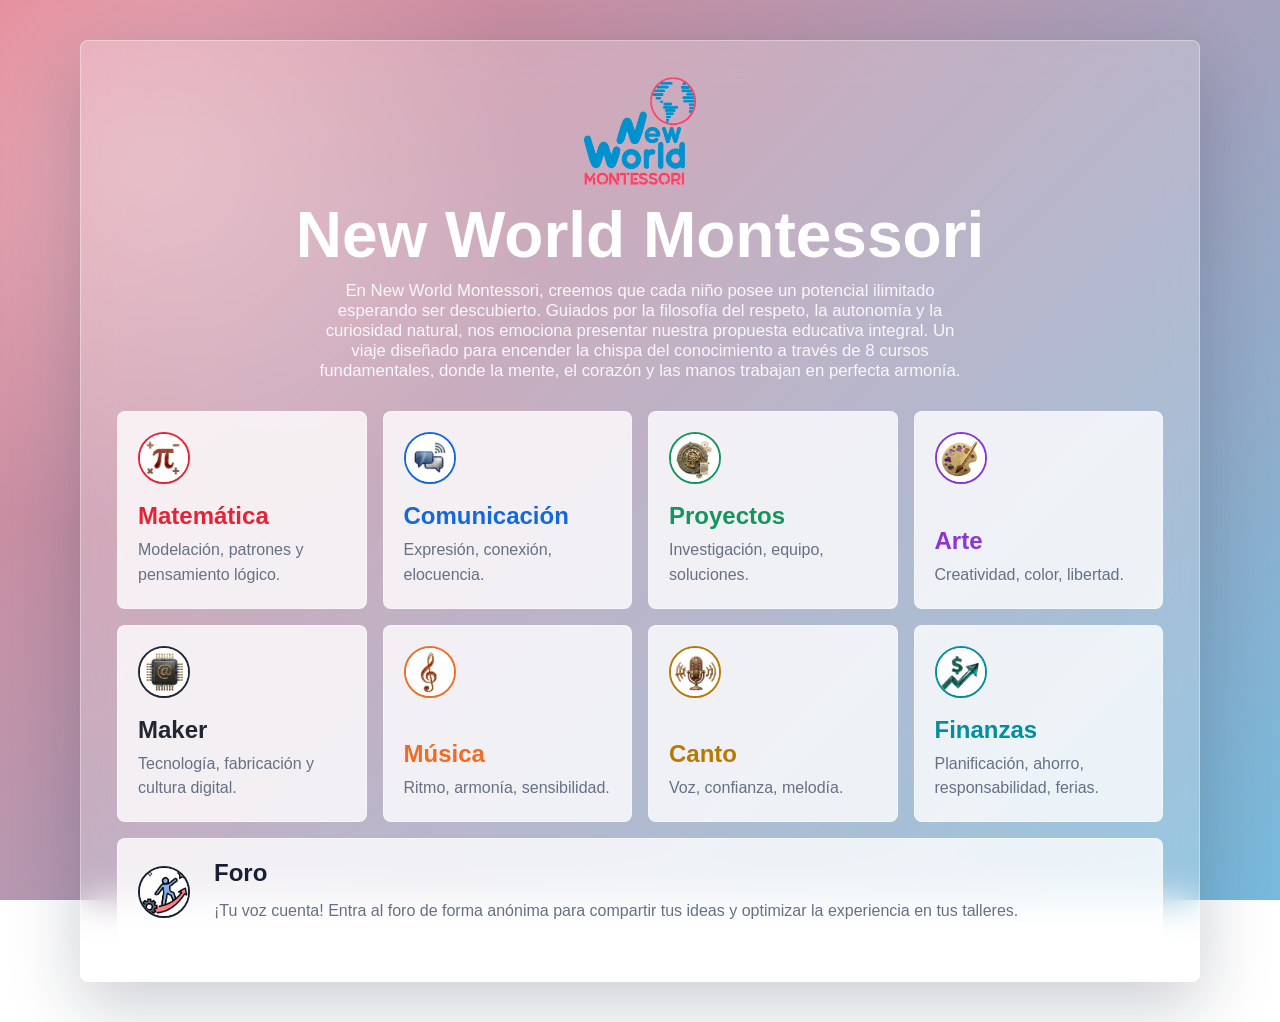
<file: index.html>
<!DOCTYPE html>
<html lang="es">
<head>
  <meta charset="UTF-8">
  <meta name="viewport" content="width=device-width, initial-scale=1.0">
  <title>Cursos</title>
  <link rel="stylesheet" href="styles.css">
</head>
<body>
  <main class="site-shell">
    <section class="glass-panel home-panel">
      <header class="brand">
        <img class="brand-logo" src="imagenes/9.png" alt="Logotipo del portal">
        <h1>New World Montessori</h1>
        <p>En New World Montessori, creemos que cada niño posee un potencial ilimitado esperando ser descubierto. Guiados por la filosofía del respeto, la autonomía y la curiosidad natural, nos emociona presentar nuestra propuesta educativa integral. Un viaje diseñado para encender la chispa del conocimiento a través de 8 cursos fundamentales, donde la mente, el corazón y las manos trabajan en perfecta armonía.</p>
      </header>

      <nav class="course-grid" aria-label="Cursos disponibles">
        <a class="course-card math" href="matematica.html">
          <img class="course-icon" src="imagenes/1.png" alt="Icono de Matemática">
          <div><h2>Matemática</h2><p>Modelación, patrones y pensamiento lógico.</p></div>
        </a>
        <a class="course-card communication" href="comunicacion.html">
          <img class="course-icon" src="imagenes/2.png" alt="Icono de Comunicación">
          <div><h2>Comunicación</h2><p>Expresión, conexión, elocuencia.</p></div>
        </a>
        <a class="course-card projects" href="proyectos.html">
          <img class="course-icon" src="imagenes/3.png" alt="Icono de Proyectos">
          <div><h2>Proyectos</h2><p>Investigación, equipo, soluciones.</p></div>
        </a>
        <a class="course-card art" href="arte.html">
          <img class="course-icon" src="imagenes/4.png" alt="Icono de Arte">
          <div><h2>Arte</h2><p>Creatividad, color, libertad.</p></div>
        </a>
        <a class="course-card maker" href="maker.html">
          <img class="course-icon" src="imagenes/5.png" alt="Icono de Maker">
          <div><h2>Maker</h2><p>Tecnología, fabricación y cultura digital.</p></div>
        </a>
        <a class="course-card musica" href="musica.html">
          <img class="course-icon" src="imagenes/6.png" alt="Icono de Música">
          <div><h2>Música</h2><p>Ritmo, armonía, sensibilidad.</p></div>
        </a>
        <a class="course-card canto" href="canto.html">
          <img class="course-icon" src="imagenes/7.png" alt="Icono de Canto">
          <div><h2>Canto</h2><p>Voz, confianza, melodía.</p></div>
        </a>
        <a class="course-card finanzas" href="finanzas.html">
          <img class="course-icon" src="imagenes/8.png" alt="Icono de Finanzas">
          <div><h2>Finanzas</h2><p>Planificación, ahorro, responsabilidad,  ferias.</p></div>
       <a class="course-card foro card-larga" href="https://docs.google.com/forms/d/e/1FAIpQLScgdrkdC7S5GLdBAP70_Kw7xsiAIlN-I5dPjMctxkD6HvUexA/viewform?usp=dialog">
  	<img class="course-icon" src="imagenes/100.png" alt="Icono de Foro">
  	<div>
    	<h2>Foro</h2>
    	<p>¡Tu voz cuenta! Entra al foro de forma anónima para compartir tus ideas y optimizar la experiencia en tus talleres.</p>
  	</div>
	</a>

      </nav>
    </section>
  </main>
</body>
</html>
</file>
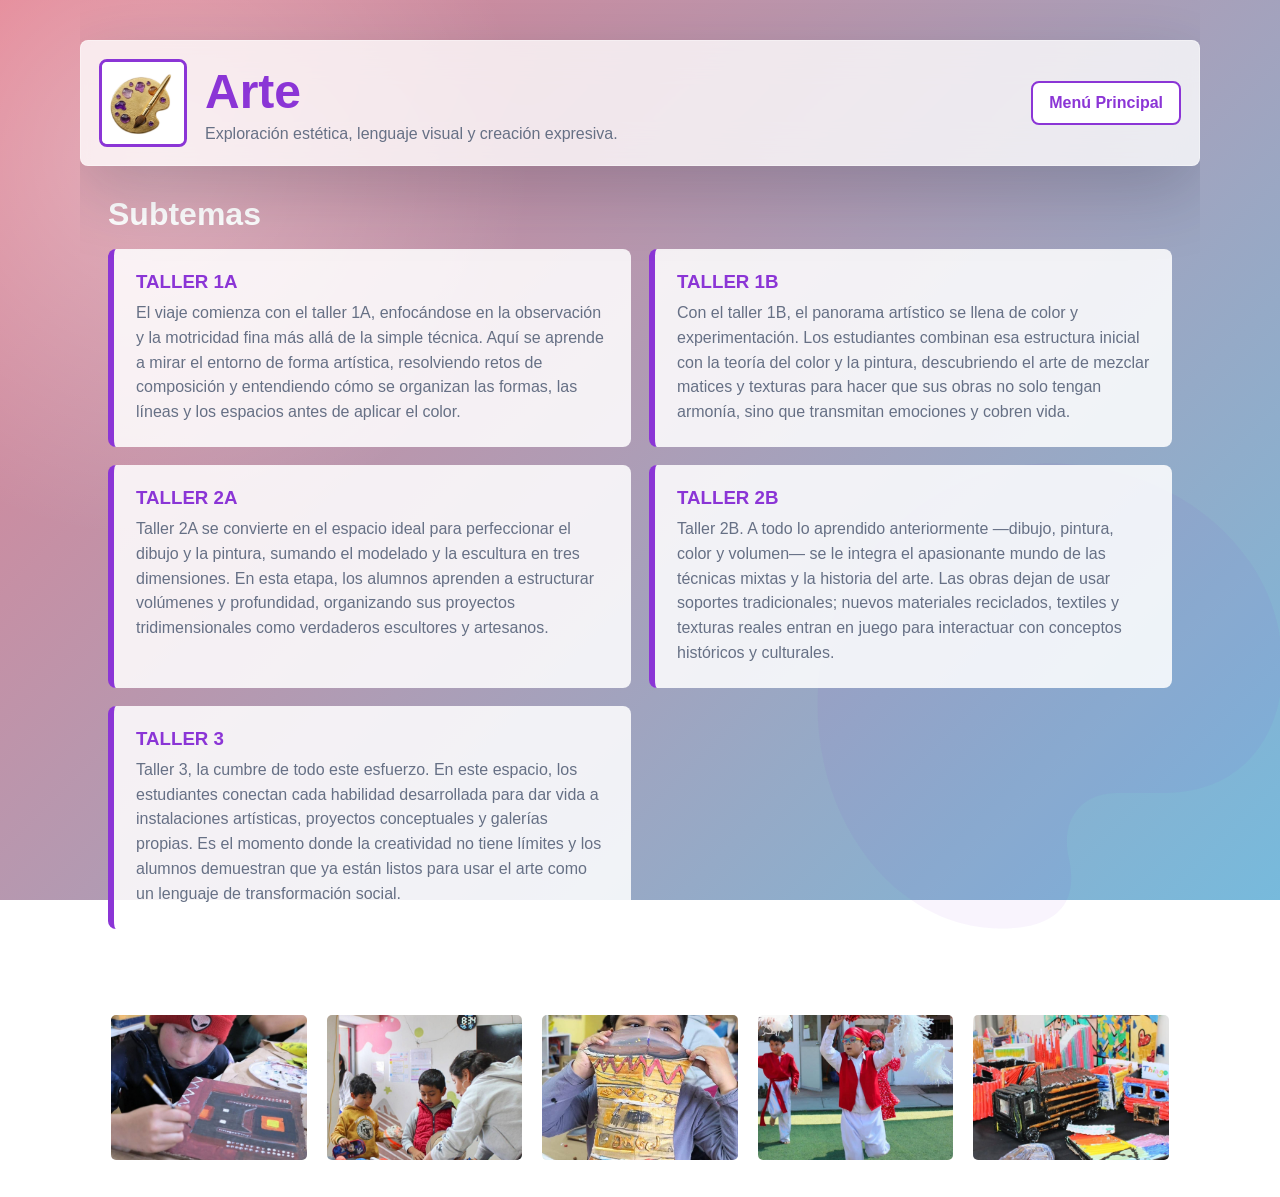
<file: arte.html>
<!DOCTYPE html>
<html lang="es">
<head>
  <meta charset="UTF-8">
  <meta name="viewport" content="width=device-width, initial-scale=1.0">
  <title>Curso de Arte</title>
  <link rel="stylesheet" href="styles.css">
</head>
<body>
  <main class="site-shell course-page art">
    <div class="course-watermark"><svg viewBox="0 0 64 64"><path fill="currentColor" d="M32 8c13 0 24 9 24 21 0 8-5 13-12 13h-5c-4 0-6 3-5 7 1 5-2 7-7 7C16 56 8 45 8 33 8 19 19 8 32 8z"/></svg></div>
    <header class="glass-panel topbar">
      <img src="imagenes/4.png" alt="Representación visual de arte">
      <div>
        <h1>Arte</h1>
        <p>Exploración estética, lenguaje visual y creación expresiva.</p>
      </div>
      <a class="back-button" href="index.html">Menú Principal</a>
    </header>
    <section class="content-section">
      <h2 class="section-title">Subtemas</h2>
      <div class="topic-grid">
        <article class="topic-card"><h3>TALLER 1A</h3><p>El viaje comienza con el taller 1A, enfocándose en la observación y la motricidad fina más allá de la simple técnica. Aquí se aprende a mirar el entorno de forma artística, resolviendo retos de composición y entendiendo cómo se organizan las formas, las líneas y los espacios antes de aplicar el color.</p></article>

<article class="topic-card"><h3>TALLER 1B</h3><p>Con el taller 1B, el panorama artístico se llena de color y experimentación. Los estudiantes combinan esa estructura inicial con la teoría del color y la pintura, descubriendo el arte de mezclar matices y texturas para hacer que sus obras no solo tengan armonía, sino que transmitan emociones y cobren vida.</p></article>

<article class="topic-card"><h3>TALLER 2A</h3><p>Taller 2A se convierte en el espacio ideal para perfeccionar el dibujo y la pintura, sumando el modelado y la escultura en tres dimensiones. En esta etapa, los alumnos aprenden a estructurar volúmenes y profundidad, organizando sus proyectos tridimensionales como verdaderos escultores y artesanos.</p></article>

<article class="topic-card"><h3>TALLER 2B</h3><p>Taller 2B. A todo lo aprendido anteriormente —dibujo, pintura, color y volumen— se le integra el apasionante mundo de las técnicas mixtas y la historia del arte. Las obras dejan de usar soportes tradicionales; nuevos materiales reciclados, textiles y texturas reales entran en juego para interactuar con conceptos históricos y culturales.</p></article>

<article class="topic-card"><h3>TALLER 3</h3><p>Taller 3, la cumbre de todo este esfuerzo. En este espacio, los estudiantes conectan cada habilidad desarrollada para dar vida a instalaciones artísticas, proyectos conceptuales y galerías propias. Es el momento donde la creatividad no tiene límites y los alumnos demuestran que ya están listos para usar el arte como un lenguaje de transformación social.</p></article>
      </div>
    </section>
    <section class="content-section">
      <h2 class="section-title">Galería</h2>
      <div class="gallery-grid">
        <img src="imagenes/16.jpeg" alt="Galería arte 1">
        <img src="imagenes/17.jpeg" alt="Galería arte 2">
        <img src="imagenes/18.jpeg" alt="Galería arte 3">
        <img src="imagenes/19.jpeg" alt="Galería arte 4">
        <img src="imagenes/20.jpeg" alt="Galería arte 5">
      </div>
    </section>
  </main>
</body>
</html>
</file>
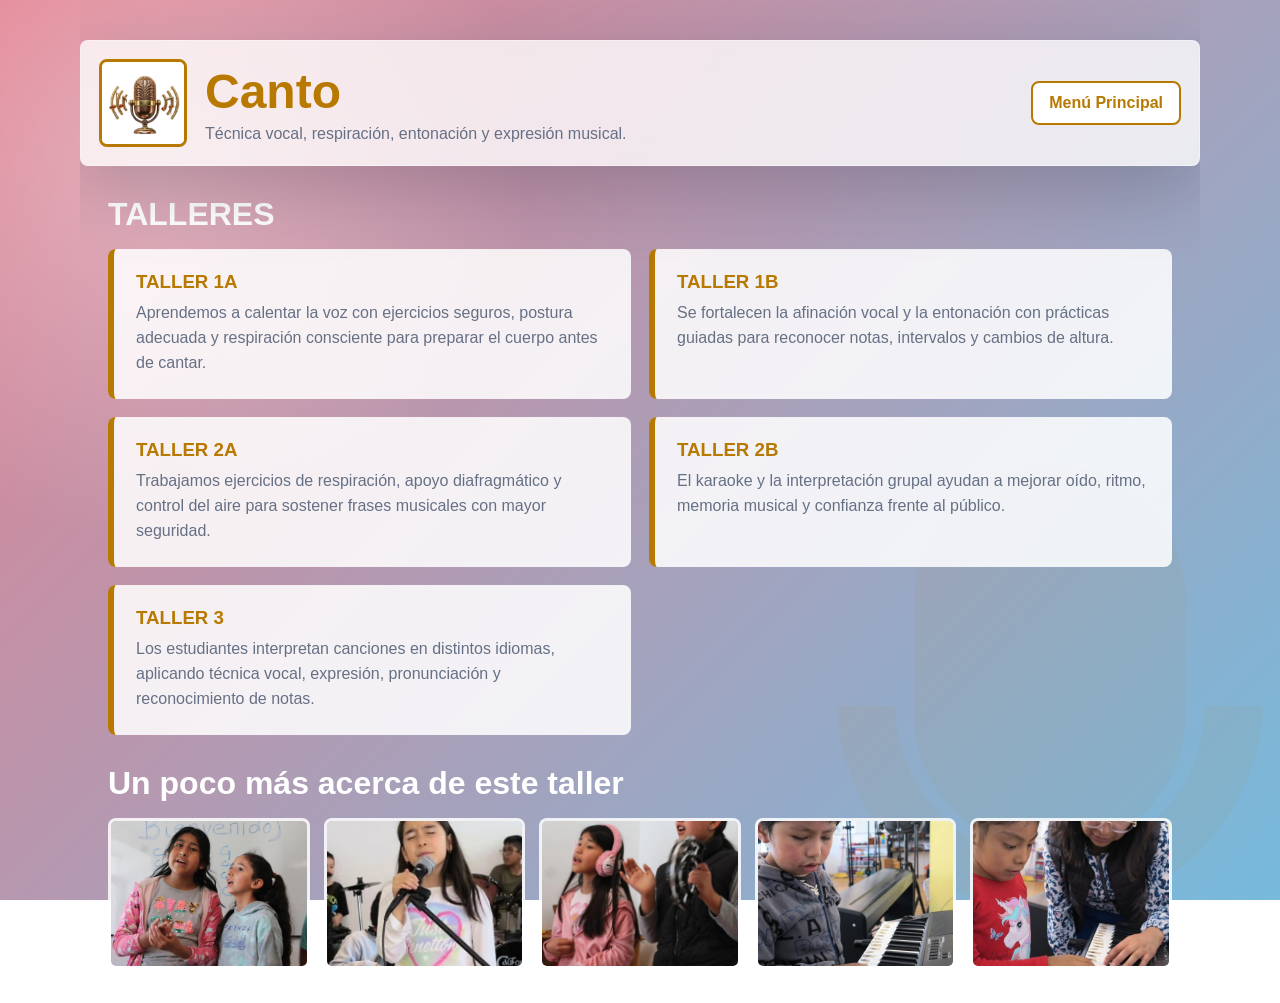
<file: canto.html>
<!DOCTYPE html>
<html lang="es">
<head>
  <meta charset="UTF-8">
  <meta name="viewport" content="width=device-width, initial-scale=1.0">
  <title>Curso de Canto</title>
  <link rel="stylesheet" href="styles.css">
</head>
<body>
  <main class="site-shell course-page canto">
    <div class="course-watermark"><svg viewBox="0 0 64 64"><path fill="currentColor" d="M32 8a14 14 0 0 1 14 14v12a14 14 0 0 1-28 0V22A14 14 0 0 1 32 8zm22 25a22 22 0 0 1-18 21v6h-8v-6A22 22 0 0 1 10 33h6a16 16 0 0 0 32 0z"/></svg></div>
    <header class="glass-panel topbar">
      <img src="imagenes/7.png" alt="Representación visual de canto">
      <div>
        <h1>Canto</h1>
        <p>Técnica vocal, respiración, entonación y expresión musical.</p>
      </div>
      <a class="back-button" href="index.html">Menú Principal</a>
    </header>
    <section class="content-section">
      <h2 class="section-title">TALLERES</h2>
      <div class="topic-grid">
        <article class="topic-card"><h3>TALLER 1A</h3><p>Aprendemos a calentar la voz con ejercicios seguros, postura adecuada y respiración consciente para preparar el cuerpo antes de cantar.</p></article>
        <article class="topic-card"><h3>TALLER 1B</h3><p>Se fortalecen la afinación vocal y la entonación con prácticas guiadas para reconocer notas, intervalos y cambios de altura.</p></article>
        <article class="topic-card"><h3>TALLER 2A</h3><p>Trabajamos ejercicios de respiración, apoyo diafragmático y control del aire para sostener frases musicales con mayor seguridad.</p></article>
        <article class="topic-card"><h3>TALLER 2B</h3><p>El karaoke y la interpretación grupal ayudan a mejorar oído, ritmo, memoria musical y confianza frente al público.</p></article>
        <article class="topic-card"><h3>TALLER 3</h3><p>Los estudiantes interpretan canciones en distintos idiomas, aplicando técnica vocal, expresión, pronunciación y reconocimiento de notas.</p></article>
      </div>
    </section>
    <section class="content-section">
      <h2 class="section-title">Un poco más acerca de este taller</h2>
      <div class="gallery-grid">
        <img src="imagenes/32.jpeg" alt="Galería canto 1">
        <img src="imagenes/33.jpeg" alt="Galería canto 2">
        <img src="imagenes/34.jpeg" alt="Galería canto 3">
        <img src="imagenes/35.jpeg" alt="Galería canto 4">
        <img src="imagenes/36.jpeg" alt="Galería canto 5">
      </div>
    </section>
  </main>
</body>
</html>
</file>
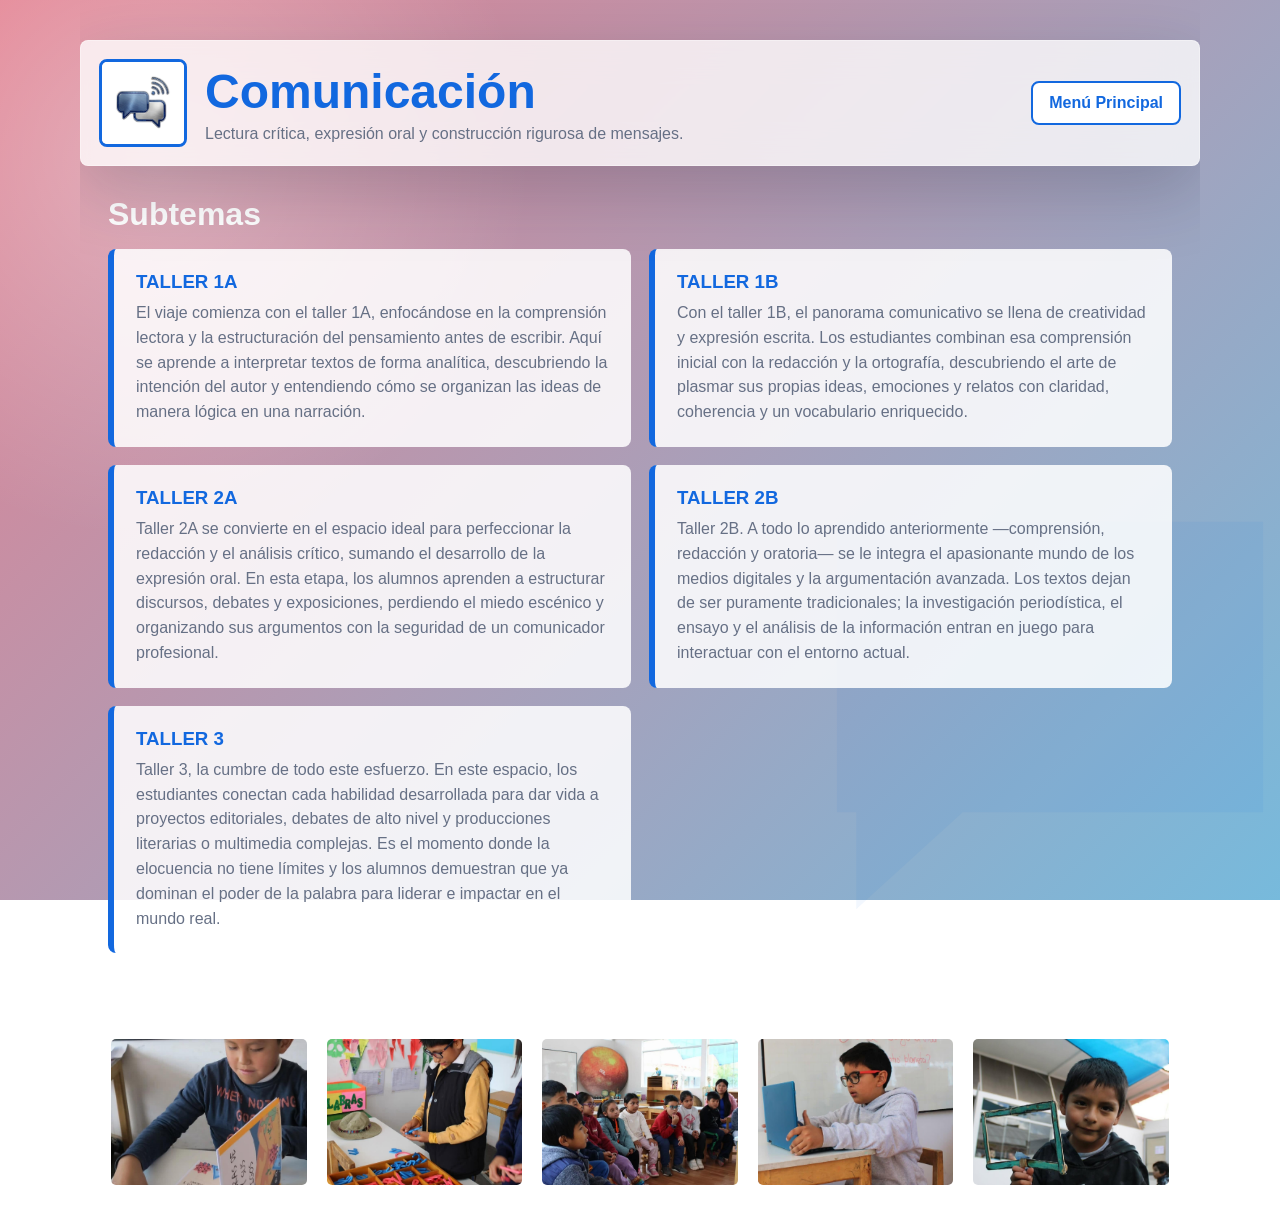
<file: comunicacion.html>
<!DOCTYPE html>
<html lang="es">
<head>
  <meta charset="UTF-8">
  <meta name="viewport" content="width=device-width, initial-scale=1.0">
  <title>Curso de Comunicación</title>
  <link rel="stylesheet" href="styles.css">
</head>
<body>
  <main class="site-shell course-page communication">
    <div class="course-watermark"><svg viewBox="0 0 64 64"><path fill="currentColor" d="M10 14h44v30H23L12 54V44h-2z"/></svg></div>
    <header class="glass-panel topbar">
      <img src="imagenes/2.png" alt="Representación visual de comunicación">
      <div>
        <h1>Comunicación</h1>
        <p>Lectura crítica, expresión oral y construcción rigurosa de mensajes.</p>
      </div>
      <a class="back-button" href="index.html">Menú Principal</a>
    </header>
    <section class="content-section">
      <h2 class="section-title">Subtemas</h2>
      <div class="topic-grid">
       <article class="topic-card"><h3>TALLER 1A</h3><p>El viaje comienza con el taller 1A, enfocándose en la comprensión lectora y la estructuración del pensamiento antes de escribir. Aquí se aprende a interpretar textos de forma analítica, descubriendo la intención del autor y entendiendo cómo se organizan las ideas de manera lógica en una narración.</p></article>

<article class="topic-card"><h3>TALLER 1B</h3><p>Con el taller 1B, el panorama comunicativo se llena de creatividad y expresión escrita. Los estudiantes combinan esa comprensión inicial con la redacción y la ortografía, descubriendo el arte de plasmar sus propias ideas, emociones y relatos con claridad, coherencia y un vocabulario enriquecido.</p></article>

<article class="topic-card"><h3>TALLER 2A</h3><p>Taller 2A se convierte en el espacio ideal para perfeccionar la redacción y el análisis crítico, sumando el desarrollo de la expresión oral. En esta etapa, los alumnos aprenden a estructurar discursos, debates y exposiciones, perdiendo el miedo escénico y organizando sus argumentos con la seguridad de un comunicador profesional.</p></article>

<article class="topic-card"><h3>TALLER 2B</h3><p>Taller 2B. A todo lo aprendido anteriormente —comprensión, redacción y oratoria— se le integra el apasionante mundo de los medios digitales y la argumentación avanzada. Los textos dejan de ser puramente tradicionales; la investigación periodística, el ensayo y el análisis de la información entran en juego para interactuar con el entorno actual.</p></article>

<article class="topic-card"><h3>TALLER 3</h3><p>Taller 3, la cumbre de todo este esfuerzo. En este espacio, los estudiantes conectan cada habilidad desarrollada para dar vida a proyectos editoriales, debates de alto nivel y producciones literarias o multimedia complejas. Es el momento donde la elocuencia no tiene límites y los alumnos demuestran que ya dominan el poder de la palabra para liderar e impactar en el mundo real.</p></article>
      </div>
    </section>
    <section class="content-section">
      <h2 class="section-title">Galería</h2>
      <div class="gallery-grid">
        <img src="imagenes/06.jpeg" alt="Galería comunicación 1">
        <img src="imagenes/07.jpeg" alt="Galería comunicación 2">
        <img src="imagenes/08.jpeg" alt="Galería comunicación 3">
        <img src="imagenes/09.jpeg" alt="Galería comunicación 4">
        <img src="imagenes/10.jpeg" alt="Galería comunicación 5">
      </div>
    </section>
  </main>
</body>
</html>
</file>
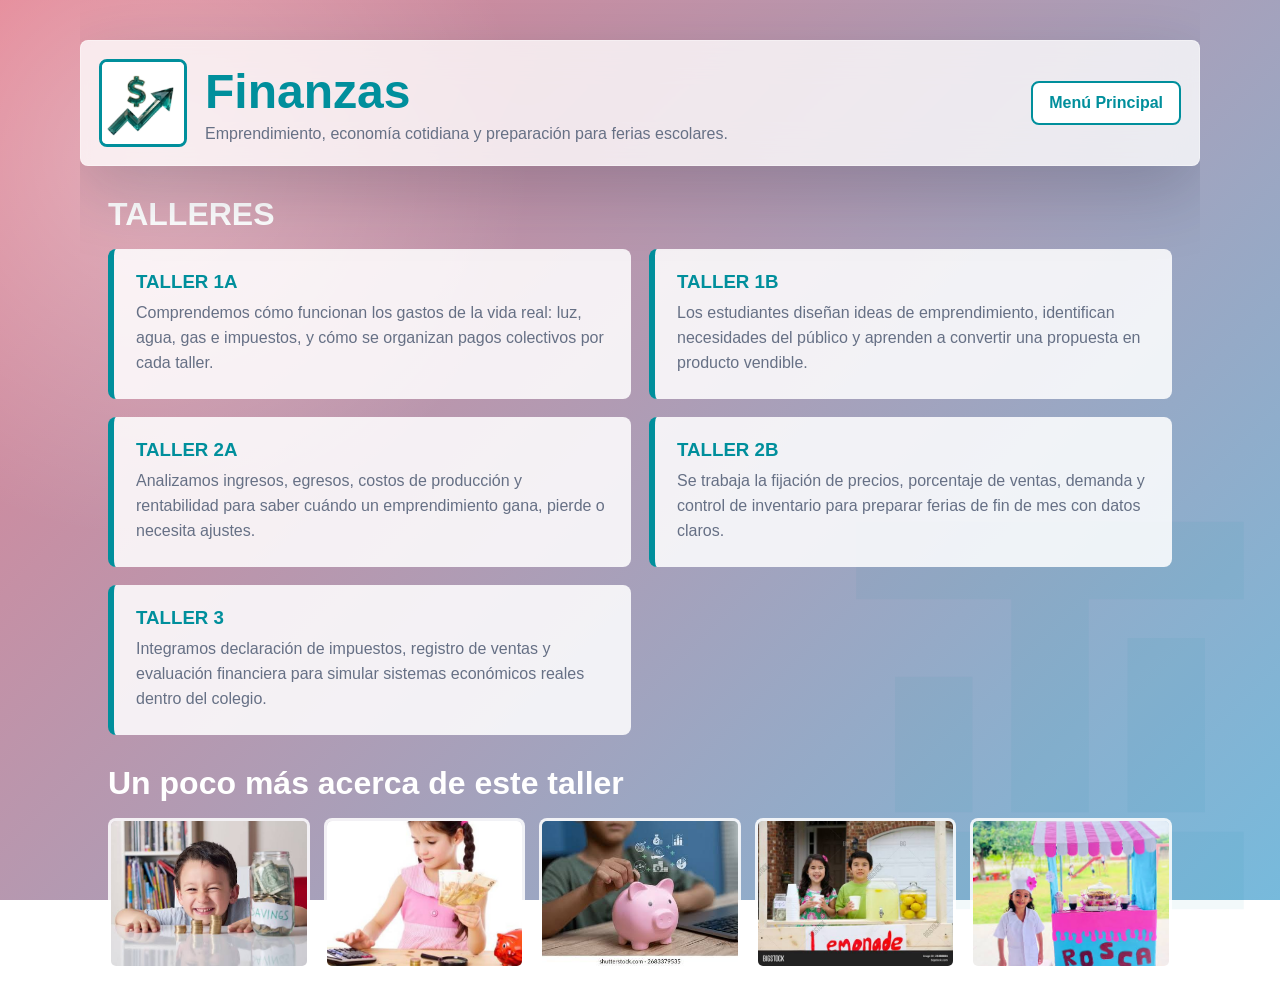
<file: finanzas.html>
<!DOCTYPE html>
<html lang="es">
<head>
  <meta charset="UTF-8">
  <meta name="viewport" content="width=device-width, initial-scale=1.0">
  <title>Curso de Finanzas</title>
  <link rel="stylesheet" href="styles.css">
</head>
<body>
  <main class="site-shell course-page finanzas">
    <div class="course-watermark"><svg viewBox="0 0 64 64"><path fill="currentColor" d="M12 46h40v8H12zM16 30h8v14h-8zm12-10h8v24h-8zm12 6h8v18h-8zM12 14h40v8H12z"/></svg></div>
    <header class="glass-panel topbar">
      <img src="imagenes/8.png" alt="Representación visual de finanzas">
      <div>
        <h1>Finanzas</h1>
        <p>Emprendimiento, economía cotidiana y preparación para ferias escolares.</p>
      </div>
      <a class="back-button" href="index.html">Menú Principal</a>
    </header>
    <section class="content-section">
      <h2 class="section-title">TALLERES</h2>
      <div class="topic-grid">
        <article class="topic-card"><h3>TALLER 1A</h3><p>Comprendemos cómo funcionan los gastos de la vida real: luz, agua, gas e impuestos, y cómo se organizan pagos colectivos por cada taller.</p></article>
        <article class="topic-card"><h3>TALLER 1B</h3><p>Los estudiantes diseñan ideas de emprendimiento, identifican necesidades del público y aprenden a convertir una propuesta en producto vendible.</p></article>
        <article class="topic-card"><h3>TALLER 2A</h3><p>Analizamos ingresos, egresos, costos de producción y rentabilidad para saber cuándo un emprendimiento gana, pierde o necesita ajustes.</p></article>
        <article class="topic-card"><h3>TALLER 2B</h3><p>Se trabaja la fijación de precios, porcentaje de ventas, demanda y control de inventario para preparar ferias de fin de mes con datos claros.</p></article>
        <article class="topic-card"><h3>TALLER 3</h3><p>Integramos declaración de impuestos, registro de ventas y evaluación financiera para simular sistemas económicos reales dentro del colegio.</p></article>
      </div>
    </section>
    <section class="content-section">
      <h2 class="section-title">Un poco más acerca de este taller</h2>
      <div class="gallery-grid">
        <img src="imagenes/37.jfif" alt="Galería finanzas 1">
        <img src="imagenes/38.jfif" alt="Galería finanzas 2">
        <img src="imagenes/39.jfif" alt="Galería finanzas 3">
        <img src="imagenes/40.jfif" alt="Galería finanzas 4">
        <img src="imagenes/41.jfif" alt="Galería finanzas 5">
      </div>
    </section>
  </main>
</body>
</html>
</file>
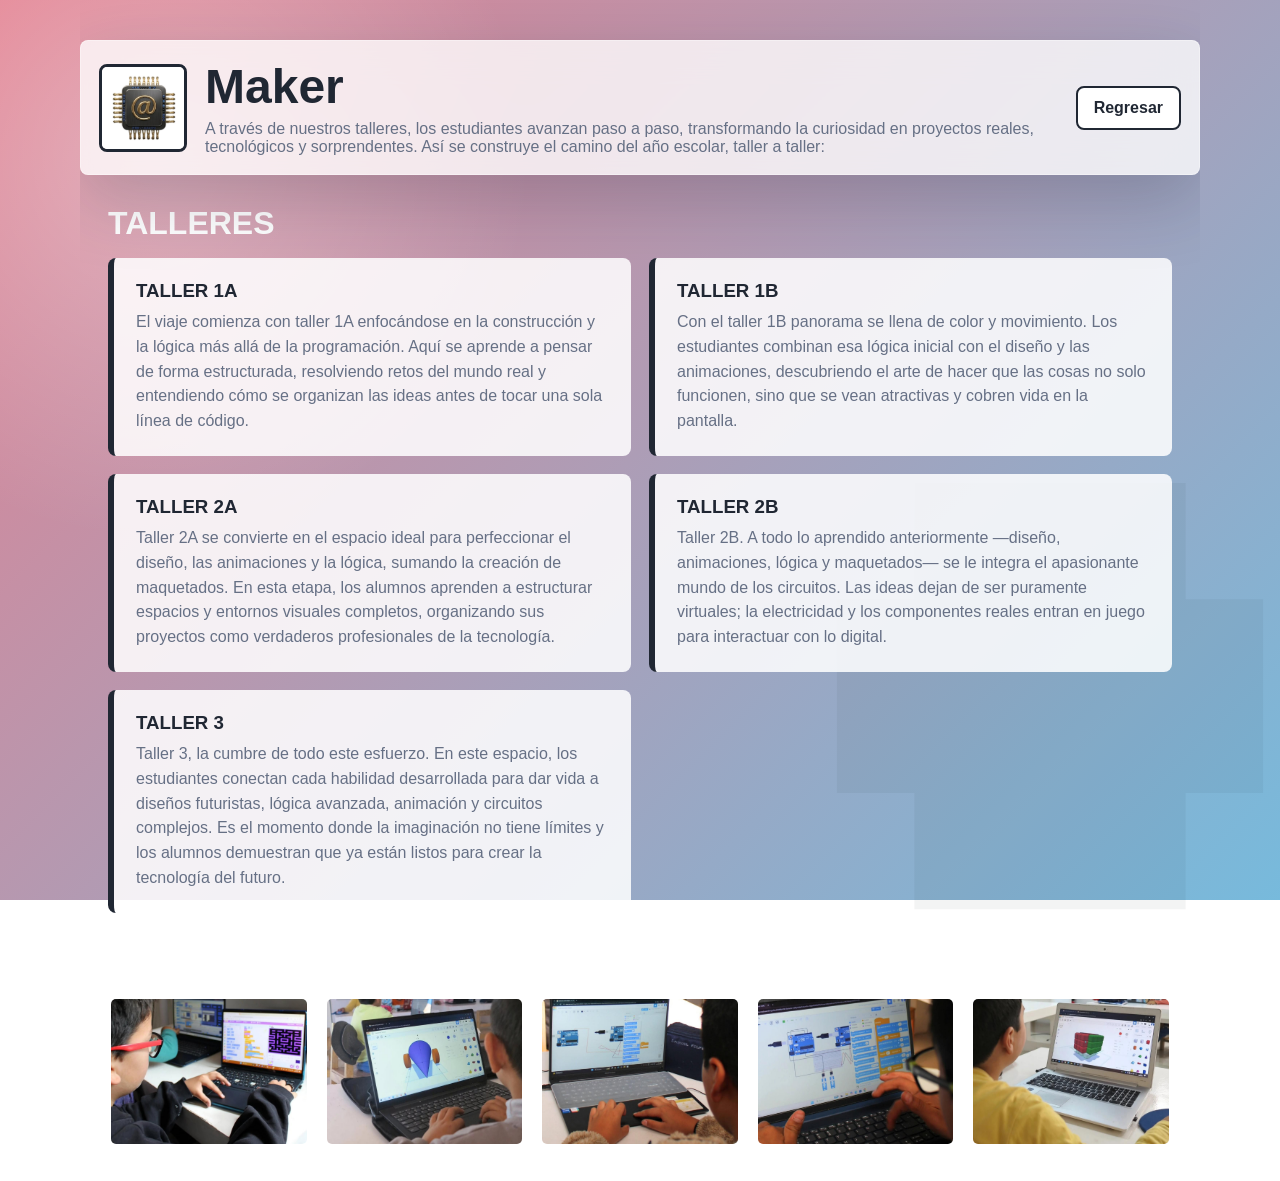
<file: maker.html>
<!DOCTYPE html>
<html lang="es">
<head>
  <meta charset="UTF-8">
  <meta name="viewport" content="width=device-width, initial-scale=1.0">
  <title>Curso Maker Space</title>
  <link rel="stylesheet" href="styles.css">
</head>
<body>
  <main class="site-shell course-page maker">
    <div class="course-watermark"><svg viewBox="0 0 64 64"><path fill="currentColor" d="M18 10h28v12h8v20h-8v12H18V42h-8V22h8z"/></svg></div>
    <header class="glass-panel topbar">
      <img src="imagenes/5.png" alt="Representación visual maker">
      <div>
        <h1>Maker</h1>
        <p>A través de nuestros talleres, los estudiantes avanzan paso a paso, transformando la curiosidad en proyectos reales, tecnológicos y sorprendentes.

Así se construye el camino del año escolar, taller a taller:</p>
      </div>
      <a class="back-button" href="index.html">Regresar</a>
    </header>
    <section class="content-section">
      <h2 class="section-title">TALLERES</h2>
      <div class="topic-grid">
        <article class="topic-card"><h3>TALLER 1A</h3><p>El viaje comienza con taller 1A enfocándose en la construcción y la lógica más allá de la programación. Aquí se aprende a pensar de forma estructurada, resolviendo retos del mundo real y entendiendo cómo se organizan las ideas antes de tocar una sola línea de código.</p></article>
	<article class="topic-card"><h3>TALLER 1B</h3><p>Con el taller 1B panorama se llena de color y movimiento. Los estudiantes combinan esa lógica inicial con el diseño y las animaciones, descubriendo el arte de hacer que las cosas no solo funcionen, sino que se vean atractivas y cobren vida en la pantalla.</p></article>
	<article class="topic-card"><h3>TALLER 2A</h3><p>Taller 2A se convierte en el espacio ideal para perfeccionar el diseño, las animaciones y la lógica, sumando la creación de maquetados. En esta etapa, los alumnos aprenden a estructurar espacios y entornos visuales completos, organizando sus proyectos como verdaderos profesionales de la tecnología.</p></article>
	<article class="topic-card"><h3>TALLER 2B</h3><p>Taller 2B. A todo lo aprendido anteriormente —diseño, animaciones, lógica y maquetados— se le integra el apasionante mundo de los circuitos. Las ideas dejan de ser puramente virtuales; la electricidad y los componentes reales entran en juego para interactuar con lo digital.</p></article>
        <article class="topic-card"><h3>TALLER 3</h3><p>Taller 3, la cumbre de todo este esfuerzo. En este espacio, los estudiantes conectan cada habilidad desarrollada para dar vida a diseños futuristas, lógica avanzada, animación y circuitos complejos. Es el momento donde la imaginación no tiene límites y los alumnos demuestran que ya están listos para crear la tecnología del futuro.</p></article>
      </div>
    </section>
    <section class="content-section">
      <h2 class="section-title">Un poco mas acerca de este taller</h2>
      <div class="gallery-grid">
        <img src="imagenes/22.jpeg" alt="Galería maker 1">
        <img src="imagenes/23.jpeg" alt="Galería maker 2">
        <img src="imagenes/24.jpeg" alt="Galería maker 3">
        <img src="imagenes/25.jpeg" alt="Galería maker 4">
        <img src="imagenes/26.jpeg" alt="Galería maker 5">
      </div>
    </section>
  </main>
</body>
</html>
</file>
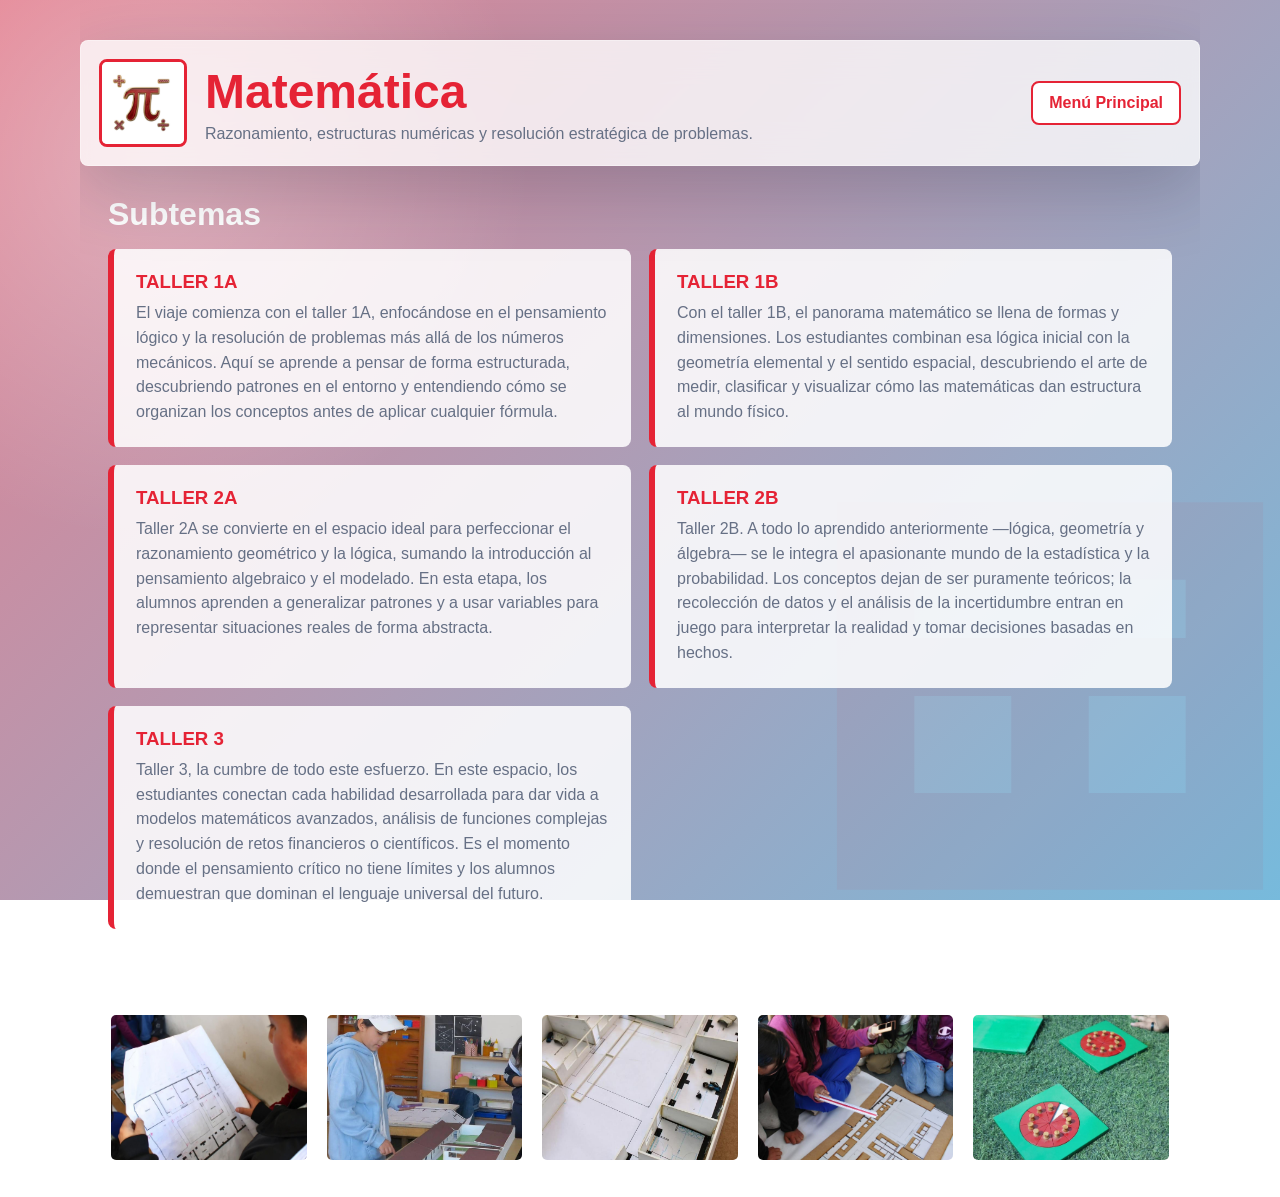
<file: matematica.html>
<!DOCTYPE html>
<html lang="es">
<head>
  <meta charset="UTF-8">
  <meta name="viewport" content="width=device-width, initial-scale=1.0">
  <title>Curso de Matemática</title>
  <link rel="stylesheet" href="styles.css">
</head>
<body>
  <main class="site-shell course-page math">
    <div class="course-watermark"><svg viewBox="0 0 64 64"><path fill="currentColor" d="M10 12h44v40H10z"/><path fill="#fff" d="M18 20h28v6H18zm0 12h10v10H18zm18 0h10v10H36z"/></svg></div>
    <header class="glass-panel topbar">
      <img src="imagenes/1.png" alt="Representación visual de matemática">
      <div>
        <h1>Matemática</h1>
        <p>Razonamiento, estructuras numéricas y resolución estratégica de problemas.</p>
      </div>
      <a class="back-button" href="index.html">Menú Principal</a>
    </header>
    <section class="content-section">
      <h2 class="section-title">Subtemas</h2>
      <div class="topic-grid">
       <article class="topic-card"><h3>TALLER 1A</h3><p>El viaje comienza con el taller 1A, enfocándose en el pensamiento lógico y la resolución de problemas más allá de los números mecánicos. Aquí se aprende a pensar de forma estructurada, descubriendo patrones en el entorno y entendiendo cómo se organizan los conceptos antes de aplicar cualquier fórmula.</p></article>

<article class="topic-card"><h3>TALLER 1B</h3><p>Con el taller 1B, el panorama matemático se llena de formas y dimensiones. Los estudiantes combinan esa lógica inicial con la geometría elemental y el sentido espacial, descubriendo el arte de medir, clasificar y visualizar cómo las matemáticas dan estructura al mundo físico.</p></article>

<article class="topic-card"><h3>TALLER 2A</h3><p>Taller 2A se convierte en el espacio ideal para perfeccionar el razonamiento geométrico y la lógica, sumando la introducción al pensamiento algebraico y el modelado. En esta etapa, los alumnos aprenden a generalizar patrones y a usar variables para representar situaciones reales de forma abstracta.</p></article>

<article class="topic-card"><h3>TALLER 2B</h3><p>Taller 2B. A todo lo aprendido anteriormente —lógica, geometría y álgebra— se le integra el apasionante mundo de la estadística y la probabilidad. Los conceptos dejan de ser puramente teóricos; la recolección de datos y el análisis de la incertidumbre entran en juego para interpretar la realidad y tomar decisiones basadas en hechos.</p></article>

<article class="topic-card"><h3>TALLER 3</h3><p>Taller 3, la cumbre de todo este esfuerzo. En este espacio, los estudiantes conectan cada habilidad desarrollada para dar vida a modelos matemáticos avanzados, análisis de funciones complejas y resolución de retos financieros o científicos. Es el momento donde el pensamiento crítico no tiene límites y los alumnos demuestran que dominan el lenguaje universal del futuro.</p></article>
      </div>
    </section>
    <section class="content-section">
      <h2 class="section-title">Galería</h2>
      <div class="gallery-grid">
        <img src="imagenes/01.jpeg" alt="Galería matemática 1">
        <img src="imagenes/02.jpeg" alt="Galería matemática 2">
        <img src="imagenes/03.jpeg" alt="Galería matemática 3">
        <img src="imagenes/04.jpeg" alt="Galería matemática 4">
        <img src="imagenes/05.jpeg" alt="Galería matemática 5">
      </div>
    </section>
  </main>
</body>
</html>
</file>
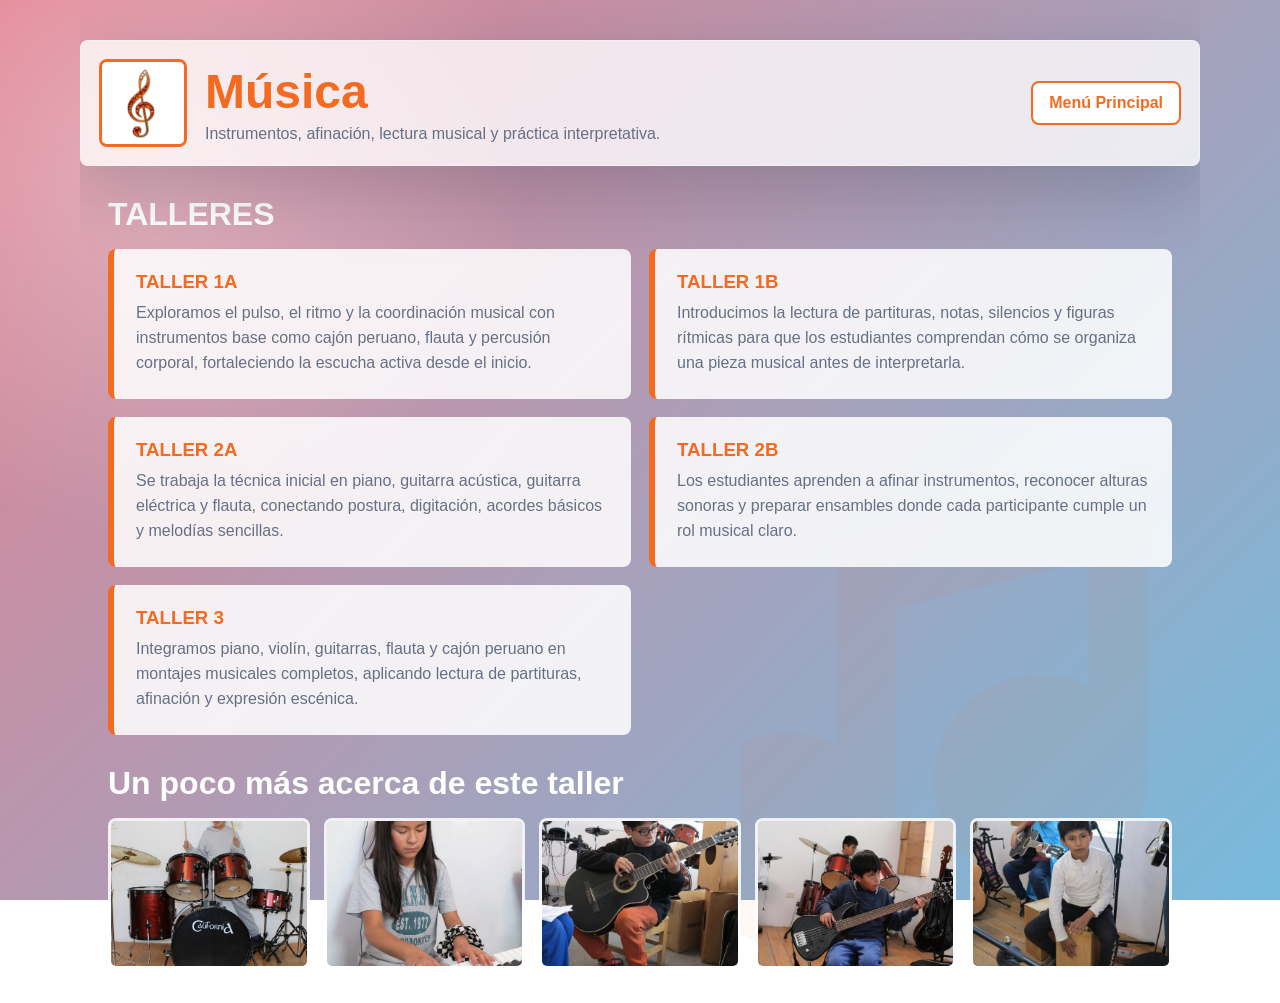
<file: musica.html>
<!DOCTYPE html>
<html lang="es">
<head>
  <meta charset="UTF-8">
  <meta name="viewport" content="width=device-width, initial-scale=1.0">
  <title>Curso de Música</title>
  <link rel="stylesheet" href="styles.css">
</head>
<body>
  <main class="site-shell course-page musica">
    <div class="course-watermark"><svg viewBox="0 0 64 64"><path fill="currentColor" d="M42 8v33a11 11 0 1 1-6-10V18l-20 5v24a11 11 0 1 1-6-10V16z"/></svg></div>
    <header class="glass-panel topbar">
      <img src="imagenes/6.png" alt="Representación visual de música">
      <div>
        <h1>Música</h1>
        <p>Instrumentos, afinación, lectura musical y práctica interpretativa.</p>
      </div>
      <a class="back-button" href="index.html">Menú Principal</a>
    </header>
    <section class="content-section">
      <h2 class="section-title">TALLERES</h2>
      <div class="topic-grid">
        <article class="topic-card"><h3>TALLER 1A</h3><p>Exploramos el pulso, el ritmo y la coordinación musical con instrumentos base como cajón peruano, flauta y percusión corporal, fortaleciendo la escucha activa desde el inicio.</p></article>
        <article class="topic-card"><h3>TALLER 1B</h3><p>Introducimos la lectura de partituras, notas, silencios y figuras rítmicas para que los estudiantes comprendan cómo se organiza una pieza musical antes de interpretarla.</p></article>
        <article class="topic-card"><h3>TALLER 2A</h3><p>Se trabaja la técnica inicial en piano, guitarra acústica, guitarra eléctrica y flauta, conectando postura, digitación, acordes básicos y melodías sencillas.</p></article>
        <article class="topic-card"><h3>TALLER 2B</h3><p>Los estudiantes aprenden a afinar instrumentos, reconocer alturas sonoras y preparar ensambles donde cada participante cumple un rol musical claro.</p></article>
        <article class="topic-card"><h3>TALLER 3</h3><p>Integramos piano, violín, guitarras, flauta y cajón peruano en montajes musicales completos, aplicando lectura de partituras, afinación y expresión escénica.</p></article>
      </div>
    </section>
    <section class="content-section">
      <h2 class="section-title">Un poco más acerca de este taller</h2>
      <div class="gallery-grid">
        <img src="imagenes/27.jpeg" alt="Galería música 1">
        <img src="imagenes/28.jpeg" alt="Galería música 2">
        <img src="imagenes/29.jpeg" alt="Galería música 3">
        <img src="imagenes/30.jpeg" alt="Galería música 4">
        <img src="imagenes/31.jpeg" alt="Galería música 5">
      </div>
    </section>
  </main>
</body>
</html>
</file>
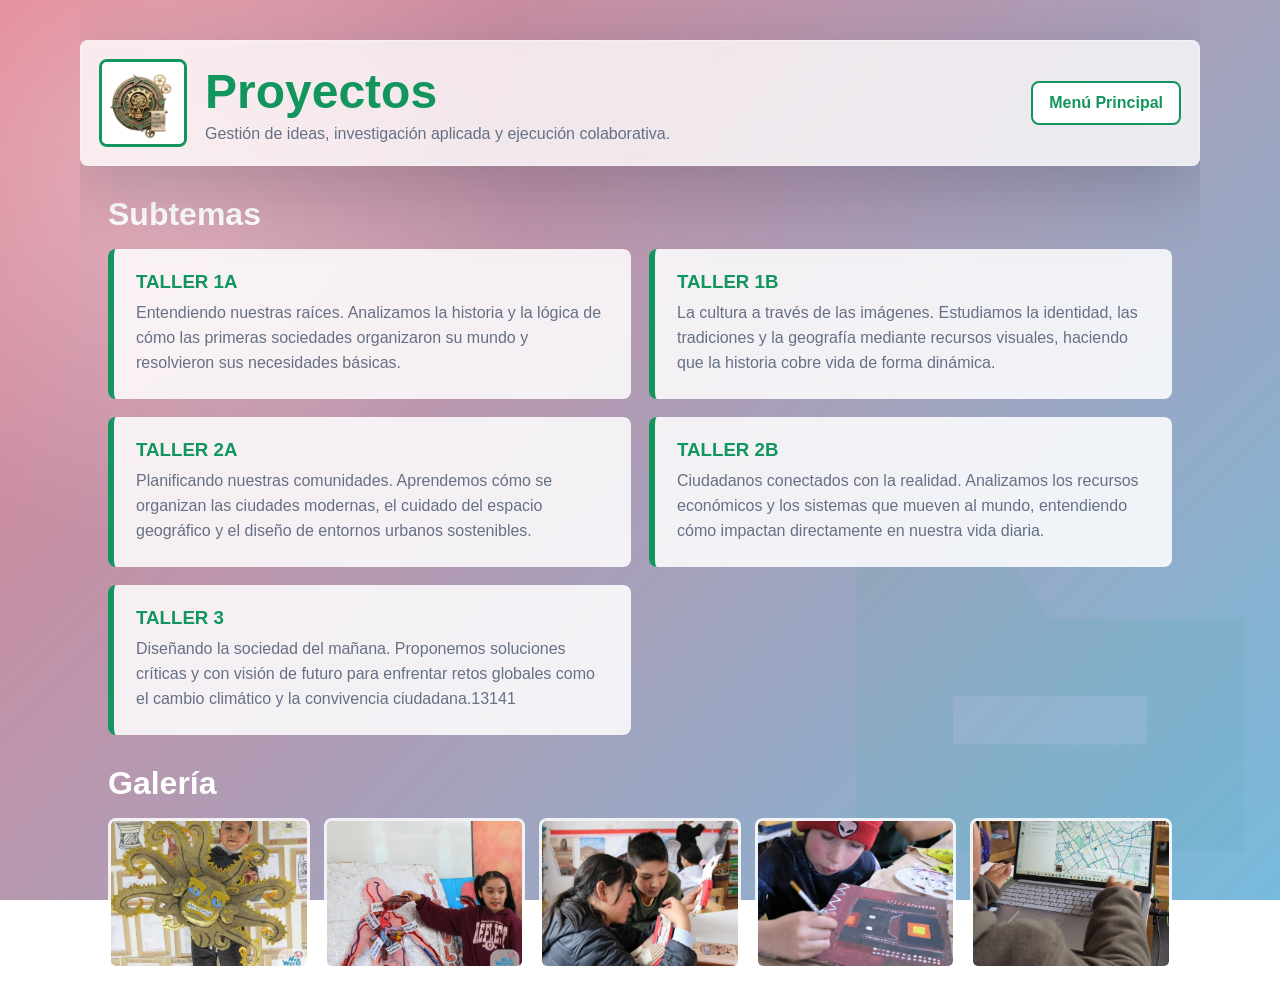
<file: proyectos.html>
<!DOCTYPE html>
<html lang="es">
<head>
  <meta charset="UTF-8">
  <meta name="viewport" content="width=device-width, initial-scale=1.0">
  <title>Curso de Proyectos</title>
  <link rel="stylesheet" href="styles.css">
</head>
<body>
  <main class="site-shell course-page projects">
    <div class="course-watermark"><svg viewBox="0 0 64 64"><path fill="currentColor" d="M12 18h16l4 6h20v24H12z"/><path fill="#fff" d="M22 32h20v5H22z"/></svg></div>
    <header class="glass-panel topbar">
      <img src="imagenes/3.png" alt="Representación visual de proyectos">
      <div>
        <h1>Proyectos</h1>
        <p>Gestión de ideas, investigación aplicada y ejecución colaborativa.</p>
      </div>
      <a class="back-button" href="index.html">Menú Principal</a>
    </header>
    <section class="content-section">
      <h2 class="section-title">Subtemas</h2>
      <div class="topic-grid">
        <article class="topic-card"><h3>TALLER 1A</h3><p>Entendiendo nuestras raíces. Analizamos la historia y la lógica de cómo las primeras sociedades organizaron su mundo y resolvieron sus necesidades básicas.</p></article>
	<article class="topic-card"><h3>TALLER 1B</h3><p>La cultura a través de las imágenes. Estudiamos la identidad, las tradiciones y la geografía mediante recursos visuales, haciendo que la historia cobre vida de forma dinámica.</p></article>
	<article class="topic-card"><h3>TALLER 2A</h3><p>Planificando nuestras comunidades. Aprendemos cómo se organizan las ciudades modernas, el cuidado del espacio geográfico y el diseño de entornos urbanos sostenibles.</p></article>
	<article class="topic-card"><h3>TALLER 2B</h3><p>Ciudadanos conectados con la realidad. Analizamos los recursos económicos y los sistemas que mueven al mundo, entendiendo cómo impactan directamente en nuestra vida diaria.</p></article>
        <article class="topic-card"><h3>TALLER 3</h3><p>Diseñando la sociedad del mañana. Proponemos soluciones críticas y con visión de futuro para enfrentar retos globales como el cambio climático y la convivencia ciudadana.13141</p></article>
      </div>
    </section>
    <section class="content-section">
      <h2 class="section-title">Galería</h2>
      <div class="gallery-grid">
        <img src="imagenes/11.jpeg" alt="Galería proyectos 1">
        <img src="imagenes/12.jpeg" alt="Galería proyectos 2">
        <img src="imagenes/13.jpeg" alt="Galería proyectos 3">
        <img src="imagenes/14.jpeg" alt="Galería proyectos 4">
        <img src="imagenes/15.jpeg" alt="Galería proyectos 5">
      </div>
    </section>
  </main>
</body>
</html>
</file>
<file: styles.css>
:root {
  --bg-a: #e38090;
  --bg-b: #77badc;
  --white: #ffffff;
  --ink: #172033;
  --muted: #667085;
  --glass: rgba(255, 255, 255, 0.2);
  --glass-strong: rgba(255, 255, 255, 0.78);
  --shadow: 0 24px 70px rgba(19, 30, 54, 0.22);
  --radius: 8px;
  font-family: "Segoe UI", Arial, sans-serif;
}

* {
  box-sizing: border-box;
}

body {
  min-height: 100vh;
  margin: 0;
  color: var(--ink);
  background:
    radial-gradient(circle at 12% 18%, rgba(255, 255, 255, 0.32), transparent 28%),
    linear-gradient(135deg, var(--bg-a), var(--bg-b));
  background-attachment: fixed;
}

a {
  color: inherit;
  text-decoration: none;
}

img {
  display: block;
  max-width: 100%;
}

.site-shell {
  width: min(1120px, calc(100% - 32px));
  margin: 0 auto;
  padding: 40px 0;
}

.glass-panel {
  overflow: hidden;
  border: 1px solid rgba(255, 255, 255, 0.34);
  border-radius: var(--radius);
  background: rgba(255, 255, 255, 0.22);
  box-shadow: var(--shadow);
  backdrop-filter: blur(18px);
}

.home-panel {
  padding: 36px;
}

.brand {
  display: grid;
  justify-items: center;
  gap: 14px;
  margin-bottom: 30px;
  text-align: center;
}

.brand-logo,
.course-watermark svg {
  width: 112px;
  height: 112px;
}

.brand h1 {
  margin: 0;
  max-width: 760px;
  color: var(--white);
  font-size: clamp(2rem, 5vw, 4.2rem);
  line-height: 1;
}

.brand p {
  margin: 0;
  max-width: 660px;
  color: rgba(255, 255, 255, 0.9);
  font-size: 1.05rem;
}

.course-grid {
  display: grid;
  grid-template-columns: repeat(4, minmax(0, 1fr));
  gap: 16px;
}

.course-card {
  display: grid;
  min-height: 176px;
  align-content: space-between;
  gap: 18px;
  padding: 20px;
  border: 1px solid rgba(255, 255, 255, 0.42);
  border-radius: var(--radius);
  background: rgba(255, 255, 255, 0.8);
  transition: transform 180ms ease, box-shadow 180ms ease;
}

/* 1. Mantenemos tus estilos base intactos */
.course-card {
  display: grid;
  min-height: 176px;
  align-content: space-between;
  gap: 18px;
  padding: 20px;
  border: 1px solid rgba(255, 255, 255, 0.42);
  border-radius: var(--radius);
  background: rgba(255, 255, 255, 0.8);
  transition: transform 180ms ease, box-shadow 180ms ease;
}

/* 2. NUEVA REGLA: Forzamos a que abarque todo el ancho y reducimos su altura */
.course-card.card-larga {
  /* Hace que ocupe desde la columna 1 hasta la 5 (las 4 columnas completas) */
  grid-column: 1 / -1; 
  
  /* Reducimos la altura a la mitad de las tarjetas normales */
  min-height: 88px;    /* 176px / 2 = 88px */
  
  /* Cambiamos el diseño interno a Flexbox para que el icono y el texto estén alineados horizontalmente */
  display: flex;
  flex-direction: row;
  align-items: center;
  justify-content: flex-start;
  gap: 24px;
}

/* Ajuste opcional para que los textos dentro de Foro no se encimen */
.course-card.card-larga div {
  display: flex;
  flex-direction: column;
  gap: 4px;
}

.course-card:hover {
  transform: translateY(-5px);
  box-shadow: 0 18px 36px rgba(18, 31, 51, 0.18);
}

.course-icon {
  width: 52px;
  height: 52px;
  object-fit: cover;
  border: 2px solid currentColor;
  border-radius: 50%;
}

.course-card h2,
.topic-card h3 {
  margin: 0;
}

.course-card p,
.topic-card p {
  margin: 8px 0 0;
  color: var(--muted);
  line-height: 1.55;
}

.course-page {
  position: relative;
  overflow: hidden;
  padding-bottom: 34px;
}

.course-watermark {
  position: fixed;
  right: -80px;
  bottom: -110px;
  z-index: -1;
  opacity: 0.05;
  pointer-events: none;
}

.course-watermark svg {
  width: min(56vw, 620px);
  height: min(56vw, 620px);
}

.topbar {
  display: grid;
  grid-template-columns: 88px minmax(0, 1fr) auto;
  gap: 18px;
  align-items: center;
  padding: 18px;
  background: var(--glass-strong);
}

.topbar img {
  width: 88px;
  height: 88px;
  object-fit: cover;
  border: 3px solid currentColor;
  border-radius: var(--radius);
}

.topbar h1 {
  margin: 0;
  font-size: clamp(1.6rem, 4vw, 3rem);
}

.topbar p {
  margin: 6px 0 0;
  color: var(--muted);
}

.back-button {
  display: inline-grid;
  min-height: 44px;
  place-items: center;
  padding: 0 16px;
  border: 2px solid currentColor;
  border-radius: var(--radius);
  background: var(--white);
  font-weight: 700;
}

.content-section {
  padding: 30px 28px 0;
}

.section-title {
  margin: 0 0 16px;
  color: var(--white);
  font-size: clamp(1.4rem, 3vw, 2rem);
}

.topic-grid {
  display: grid;
  grid-template-columns: repeat(2, minmax(0, 1fr));
  gap: 18px;
}

.topic-card {
  min-height: 150px;
  padding: 22px;
  border-left: 6px solid currentColor;
  border-radius: var(--radius);
  background: rgba(255, 255, 255, 0.86);
}

.gallery-grid {
  display: grid;
  grid-template-columns: repeat(5, minmax(0, 1fr));
  gap: 14px;
}

.gallery-grid img {
  width: 100%;
  aspect-ratio: 4 / 3;
  object-fit: cover;
  border: 3px solid rgba(255, 255, 255, 0.78);
  border-radius: var(--radius);
  background: rgba(255, 255, 255, 0.35);
}

.math {
  --course: #e52335;
  color: var(--course);
}

.communication {
  --course: #1268df;
  color: var(--course);
}

.projects {
  --course: #12965d;
  color: var(--course);
}

.art {
  --course: #8b35d6;
  color: var(--course);
}

.maker {
  --course: #202733;
  color: var(--course);
}

.musica {
  --course: #f26b21;
  color: var(--course);
}

.canto {
  --course: #b77900;
  color: var(--course);
}

.finanzas {
  --course: #008f9c;
  color: var(--course);
}

@media (max-width: 980px) {
  .course-grid,
  .gallery-grid {
    grid-template-columns: repeat(2, minmax(0, 1fr));
  }
}

@media (max-width: 700px) {
  .site-shell {
    width: min(100% - 20px, 1120px);
    padding: 18px 0;
  }

  .home-panel,
  .content-section {
    padding: 22px 16px;
  }

  .course-grid,
  .topic-grid,
  .gallery-grid {
    grid-template-columns: 1fr;
  }

  .topbar {
    grid-template-columns: 72px minmax(0, 1fr);
  }

  .topbar img {
    width: 72px;
    height: 72px;
  }

  .back-button {
    grid-column: 1 / -1;
    width: 100%;
  }
}
</file>
